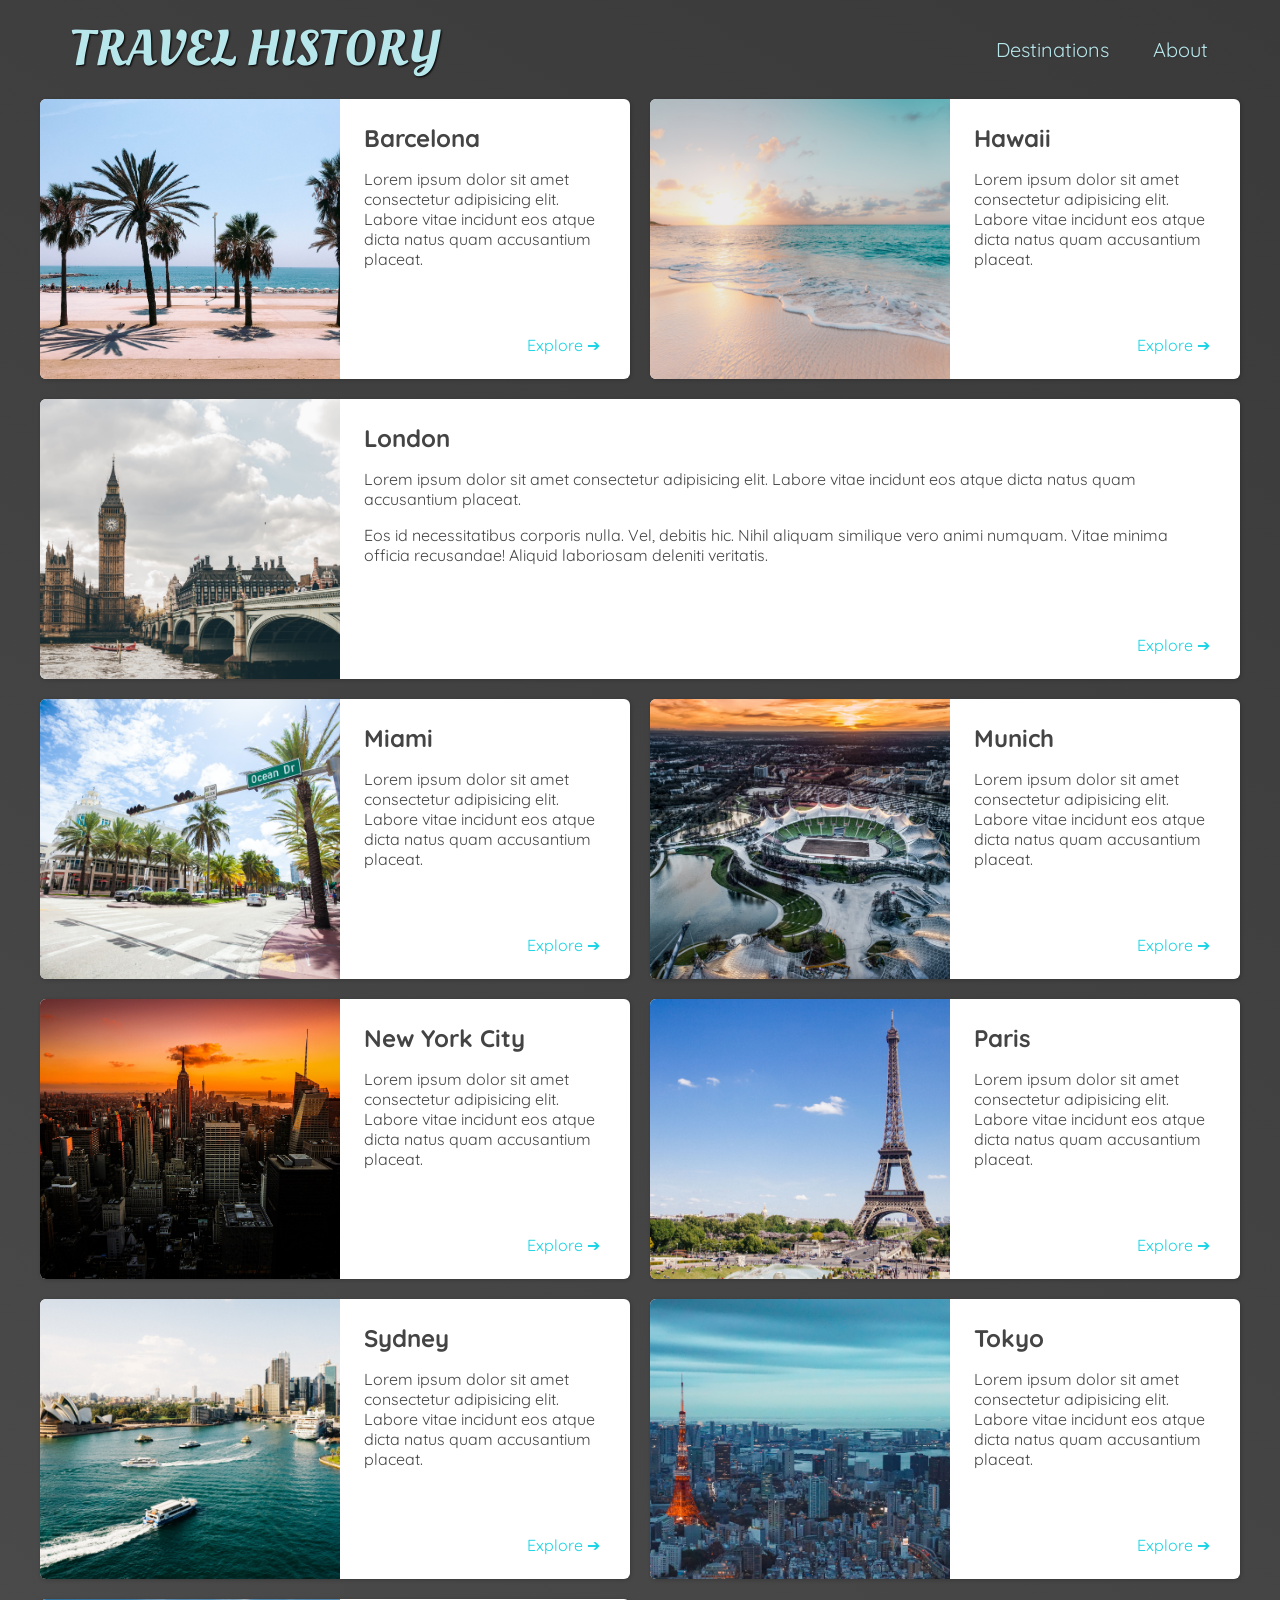
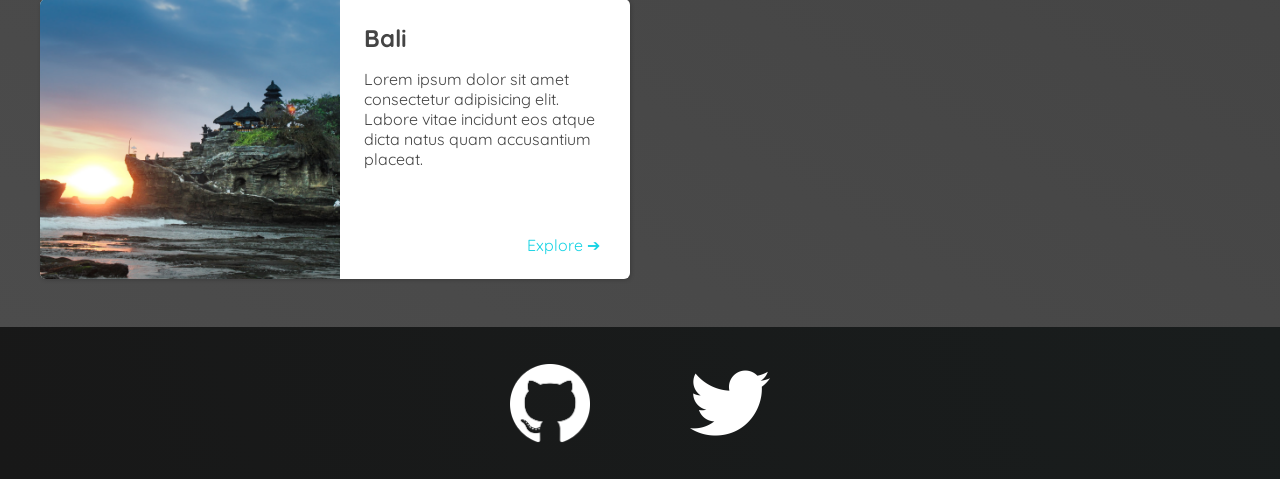
<file: places.html>
<!DOCTYPE html>
<html lang="en">
  <head>
    <meta charset="UTF-8" />
    <link
      href="https://fonts.googleapis.com/css2?family=Raleway:wght@700&family=Oleo+Script:wght@700&family=Quicksand:wght@300;500;700&display=swap"
      rel="stylesheet"
    />
    <link rel="stylesheet" href="styles/shared.css" />
    <link rel="stylesheet" href="styles/places.css" />
    <title>Travel History</title>
  </head>
  <body>
    <header>
      <div id="web-logo">
        <a href="index.html">Travel History</a>
      </div>
      <nav>
        <ul>
          <li><a href="places.html">Destinations</a></li>
          <li><a href="">About</a></li>
        </ul>
      </nav>
    </header>
    <main>
      <ul>
        <li>
          <img src="images/places/barcelona.jpg" alt="City of Barcelona" />
          <div class="item-content">
            <div>
              <h2>Barcelona</h2>
              <p>
                Lorem ipsum dolor sit amet consectetur adipisicing elit. Labore
                vitae incidunt eos atque dicta natus quam accusantium placeat.
              </p>
            </div>
            <div class="actions">
              <a href="https://en.wikipedia.org/wiki/Barcelona" target="_blank"
                >Explore</a
              >
            </div>
          </div>
        </li>
        <li>
          <img src="images/places/hawaii.jpg" alt="Hawaii beach" />
          <div class="item-content">
            <div>
              <h2>Hawaii</h2>
              <p>
                Lorem ipsum dolor sit amet consectetur adipisicing elit. Labore
                vitae incidunt eos atque dicta natus quam accusantium placeat.
              </p>
            </div>
            <div class="actions">
              <a href="https://en.wikipedia.org/wiki/Hawaii" target="_blank"
                >Explore</a
              >
            </div>
          </div>
        </li>
        <li>
          <img src="images/places/london.jpg" alt="London city" />
          <div class="item-content">
            <div>
              <h2>London</h2>
              <p>
                Lorem ipsum dolor sit amet consectetur adipisicing elit. Labore
                vitae incidunt eos atque dicta natus quam accusantium placeat.
              </p>
              <p>
                Eos id necessitatibus corporis nulla. Vel, debitis hic. Nihil
                aliquam similique vero animi numquam. Vitae minima officia
                recusandae! Aliquid laboriosam deleniti veritatis.
              </p>
            </div>
            <div class="actions">
              <a href="https://en.wikipedia.org/wiki/London" target="_blank"
                >Explore</a
              >
            </div>
          </div>
        </li>
        <li>
          <img src="images/places/miami.jpg" alt="Miami streets" />
          <div class="item-content">
            <div>
              <h2>Miami</h2>
              <p>
                Lorem ipsum dolor sit amet consectetur adipisicing elit. Labore
                vitae incidunt eos atque dicta natus quam accusantium placeat.
              </p>
            </div>
            <div class="actions">
              <a href="https://en.wikipedia.org/wiki/Miami" target="_blank"
                >Explore</a
              >
            </div>
          </div>
        </li>
        <li>
          <img src="images/places/munich.jpg" alt="Munich football stadium" />
          <div class="item-content">
            <div>
              <h2>Munich</h2>
              <p>
                Lorem ipsum dolor sit amet consectetur adipisicing elit. Labore
                vitae incidunt eos atque dicta natus quam accusantium placeat.
              </p>
            </div>
            <div class="actions">
              <a href="https://en.wikipedia.org/wiki/Munich" target="_blank"
                >Explore</a
              >
            </div>
          </div>
        </li>
        <li>
          <img
            src="images/places/new-york-city.jpg"
            alt="New York City skyline"
          />
          <div class="item-content">
            <div>
              <h2>New York City</h2>
              <p>
                Lorem ipsum dolor sit amet consectetur adipisicing elit. Labore
                vitae incidunt eos atque dicta natus quam accusantium placeat.
              </p>
            </div>
            <div class="actions">
              <a
                href="https://en.wikipedia.org/wiki/New_York_City"
                target="_blank"
                >Explore</a
              >
            </div>
          </div>
        </li>
        <li>
          <img src="images/places/paris.jpg" alt="Paris city" />
          <div class="item-content">
            <div>
              <h2>Paris</h2>
              <p>
                Lorem ipsum dolor sit amet consectetur adipisicing elit. Labore
                vitae incidunt eos atque dicta natus quam accusantium placeat.
              </p>
            </div>
            <div class="actions">
              <a href="https://en.wikipedia.org/wiki/Paris" target="_blank"
                >Explore</a
              >
            </div>
          </div>
        </li>
        <li>
          <img src="images/places/sydney.jpg" alt="Sydney beach" />
          <div class="item-content">
            <div>
              <h2>Sydney</h2>
              <p>
                Lorem ipsum dolor sit amet consectetur adipisicing elit. Labore
                vitae incidunt eos atque dicta natus quam accusantium placeat.
              </p>
            </div>
            <div class="actions">
              <a href="https://en.wikipedia.org/wiki/Sydney" target="_blank"
                >Explore</a
              >
            </div>
          </div>
        </li>
        <li>
          <img src="images/places/tokyo.jpg" alt="Tokyo skyline" />
          <div class="item-content">
            <div>
              <h2>Tokyo</h2>
              <p>
                Lorem ipsum dolor sit amet consectetur adipisicing elit. Labore
                vitae incidunt eos atque dicta natus quam accusantium placeat.
              </p>
            </div>
            <div class="actions">
              <a href="https://en.wikipedia.org/wiki/Tokyo" target="_blank"
                >Explore</a
              >
            </div>
          </div>
        </li>
        <li>
          <img src="images/places/bali.jpg" alt="Bali beach" />
          <div class="item-content">
            <div>
              <h2>Bali</h2>
              <p>
                Lorem ipsum dolor sit amet consectetur adipisicing elit. Labore
                vitae incidunt eos atque dicta natus quam accusantium placeat.
              </p>
            </div>
            <div class="actions">
              <a href="https://en.wikipedia.org/wiki/Bali" target="_blank"
                >Explore</a
              >
            </div>
          </div>
        </li>
      </ul>
    </main>
    <footer>
      <ul>
        <li>
          <a href="https://github.com/davidheweb" target="_blank"
            ><img src="images/icons/github.png" alt="GitHub logo"
          /></a>
        </li>
        <li>
          <a href="https://twitter.com/davidheweb" target="_blank"
            ><img src="images/icons/twitter.png" alt="Twitter logo"
          /></a>
        </li>
      </ul>
    </footer>
  </body>
</html>
</file>
<file: styles/shared.css>
body {
  font-family: "Quicksand", sans-serif;
  margin: 0;
}

ul {
  list-style: none;
  margin: 0;
  padding: 0;
}

header {
  display: flex;
  justify-content: space-between;
  align-items: center;
  padding: 15px 60px;
  position: absolute;
  width: 100%;
  box-sizing: border-box;
}

#web-logo a {
  padding: 10px;
  font-family: "Oleo Script", sans-serif;
  color: rgb(245, 243, 160);
  font-size: 50px;
  text-decoration: none;
  text-transform: uppercase;
  text-shadow: 1px 1px 2px rgb(0, 0, 0);
}

header ul {
  display: flex;
}

header li {
  margin-left: 20px;
}

header a {
  color: rgb(255, 251, 0);
  text-decoration: none;
  font-size: 20px;
  padding: 12px;
  text-shadow: 1px 1px 2px rgba(0, 0, 0, 0.2);
  border-radius: 6px;
}

header nav a:hover {
  color: rgb(77, 77, 77);
  background-color: rgb(255, 251, 0);
}

footer {
  background: linear-gradient(70deg, rgb(24, 24, 24), rgb(25, 29, 29));
  padding: 36px 0;
}

footer ul {
  display: flex;
  justify-content: center;
}

footer li {
  width: 80px;
  height: 80px;
  margin: 0 50px;
}

footer img {
  width: 100%;
  height: 100%;
}
</file>
<file: styles/places.css>
body {
  background: linear-gradient(30deg, rgb(77, 77, 77), rgb(58, 58, 58));
  color: rgb(68, 68, 68);
}

#web-logo a {
  color: rgb(183, 230, 235);
}

header {
  position: static;
}

header a {
  color: rgb(183, 230, 235);
}

header nav a:hover {
  background-color: rgb(183, 230, 235);
  color: rgb(59, 59, 59);
}

main ul {
  width: 1200px;
  margin: 0 auto 48px auto;
  display: grid;
  grid-template-columns: 1fr 1fr;
  gap: 20px 20px;
}

li:nth-of-type(3) {
  grid-column: 1 / span 2;
}

main li {
  display: flex;
  background-color: white;
  box-shadow: 1px 1px 4px rgba(0, 0, 0, 0.2);
  border-radius: 6px;
  overflow: hidden;
}

main li img {
  width: 300px;
  height: 280px;
  object-fit: cover;
}

.item-content {
  padding: 24px;
  display: flex;
  flex-direction: column;
  justify-content: space-between;
}

.item-content h2 {
  margin: 0;
}

.actions {
  text-align: right;
}

.actions a {
  text-decoration: none;
  padding: 6px;
  color: rgb(22, 211, 228);
  border-radius: 5px;
}

.actions a:hover {
  background-color: rgb(235, 253, 255);
}

.actions a::after {
  content: " ➔";
}
</file>
